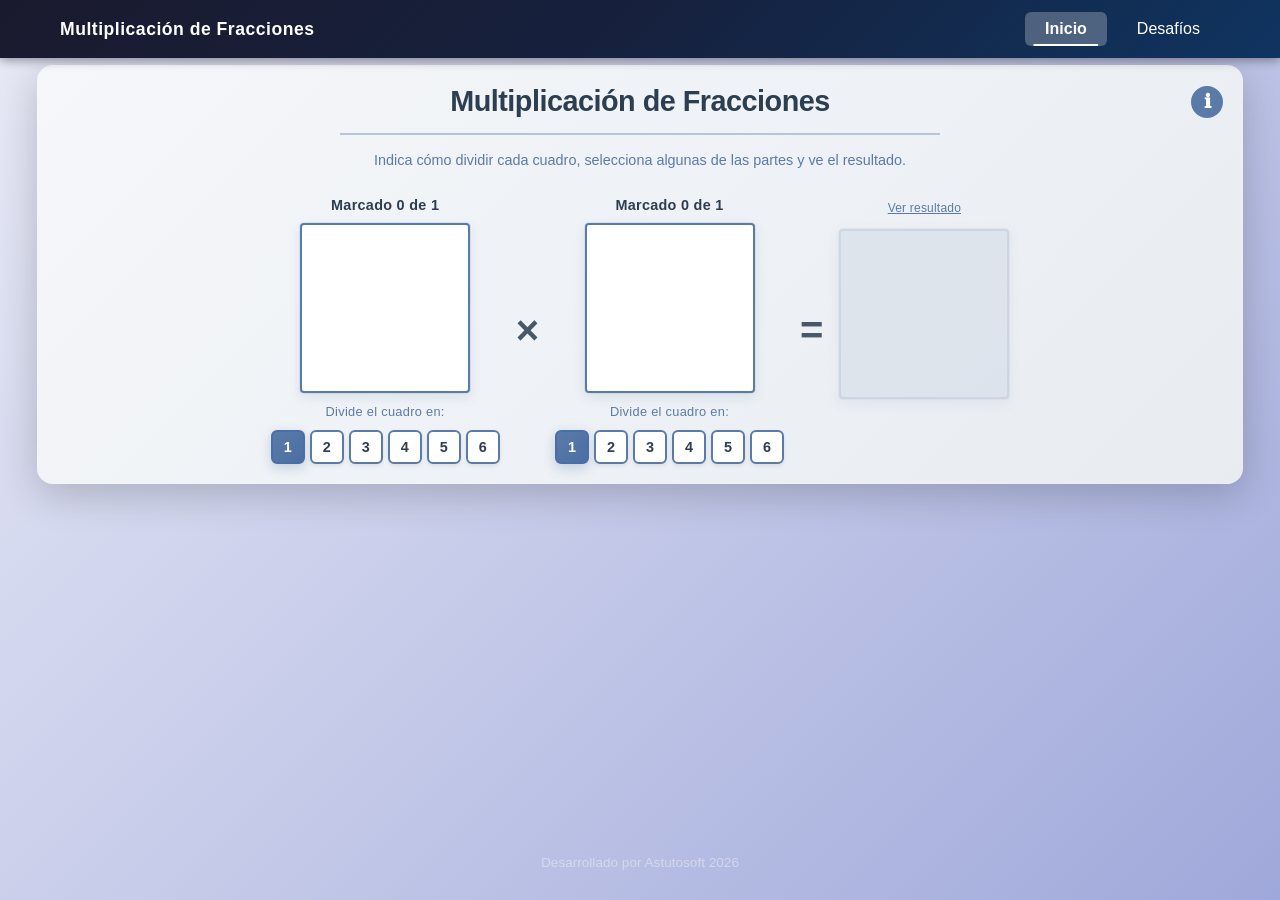
<file: index.html>
<!DOCTYPE html>
<html lang="es">
<head>
    <meta charset="UTF-8">
    <meta name="viewport" content="width=device-width, initial-scale=1.0">
    <meta name="description" content="Aprende a multiplicar fracciones de forma visual: divide cuadros en columnas y filas, selecciona las partes y observa el resultado de la multiplicación.">
    <title>Multiplicación de Fracciones</title>
    <link rel="stylesheet" href="style.css">
</head>
<body>
    <nav class="main-nav">
        <div class="nav-container">
            <div class="nav-title">Multiplicación de Fracciones</div>
            <div class="nav-links">
                <a href="index.html" class="nav-link active">Inicio</a>
                <a href="desafios.html" class="nav-link">Desafíos</a>
            </div>
        </div>
    </nav>
    <div class="container">
        <div class="header-section">
            <h1>Multiplicación de Fracciones</h1>
            <button id="infoBtn" class="info-icon" aria-label="Instrucciones">ℹ</button>
        </div>
        <hr class="title-divider">
        <p class="brief-instruction">Indica cómo dividir cada cuadro, selecciona algunas de las partes y ve el resultado.</p>
        
        <!-- Popup de instrucciones -->
        <div id="instructionsModal" class="modal">
            <div class="modal-content">
                <div class="modal-header">
                    <h2>Instrucciones</h2>
                    <button class="close-btn" id="closeModal">&times;</button>
                </div>
                <div class="modal-body">
                    <p>Para multiplicar fracciones de manera visual, sigue estos pasos:</p>
                    <ol>
                        <li><strong>Divide cada cuadrado en secciones:</strong> Usa los botones numéricos (1 al 6) para dividir el primer cuadrado en columnas y el segundo cuadrado en filas. Por ejemplo, si seleccionas "3", el cuadrado se dividirá en 3 partes iguales.</li>
                        <li><strong>Selecciona las secciones que usarás al multiplicar:</strong> Haz clic en las columnas del primer cuadrado y en las filas del segundo cuadrado para seleccionarlas. Las secciones seleccionadas se marcarán en color azul. Puedes hacer clic nuevamente para deseleccionarlas.</li>
                        <li><strong>Revisa el resultado:</strong> Haz clic en "Ver resultado" para observar cómo se combinan las secciones seleccionadas. El resultado muestra la intersección de las columnas y filas seleccionadas, representando visualmente el producto de las fracciones.</li>
                    </ol>
                </div>
            </div>
        </div>
        
        <div class="main-content">
            <table class="multiplication-table">
                <tr>
                    <!-- Primer cuadrado (columnas) -->
                    <td class="table-cell square-cell">
                        <div class="square-container">
                            <div id="selection1" class="selection-text">Marcado 0 de 1</div>
                            <div id="square1" class="square"></div>
                            <div class="info-text">Divide el cuadro en:</div>
                            <div class="buttons-container">
                                <button class="num-btn active" data-square="1" data-value="1">1</button>
                                <button class="num-btn" data-square="1" data-value="2">2</button>
                                <button class="num-btn" data-square="1" data-value="3">3</button>
                                <button class="num-btn" data-square="1" data-value="4">4</button>
                                <button class="num-btn" data-square="1" data-value="5">5</button>
                                <button class="num-btn" data-square="1" data-value="6">6</button>
                            </div>
                        </div>
                    </td>
                    
                    <!-- Signo de multiplicación -->
                    <td class="table-cell operator-cell">
                        <div class="operator">×</div>
                    </td>
                    
                    <!-- Segundo cuadrado (filas) -->
                    <td class="table-cell square-cell">
                        <div class="square-container">
                            <div id="selection2" class="selection-text">Marcado 0 de 1</div>
                            <div id="square2" class="square"></div>
                            <div class="info-text">Divide el cuadro en:</div>
                            <div class="buttons-container">
                                <button class="num-btn active" data-square="2" data-value="1">1</button>
                                <button class="num-btn" data-square="2" data-value="2">2</button>
                                <button class="num-btn" data-square="2" data-value="3">3</button>
                                <button class="num-btn" data-square="2" data-value="4">4</button>
                                <button class="num-btn" data-square="2" data-value="5">5</button>
                                <button class="num-btn" data-square="2" data-value="6">6</button>
                            </div>
                        </div>
                    </td>
                    
                    <!-- Signo igual -->
                    <td class="table-cell operator-cell">
                        <div class="operator">=</div>
                    </td>
                    
                    <!-- Resultado -->
                    <td class="table-cell result-cell">
                        <div class="result-container">
                            <button id="showResult" class="result-text-btn">Ver resultado</button>
                            <div id="resultSelection" class="selection-text hidden">Marcado 0 de 0</div>
                            <div id="resultSquare" class="square result-placeholder"></div>
                        </div>
                    </td>
                </tr>
            </table>
        </div>
    </div>
    
    <footer>
        <p>Desarrollado por Astutosoft 2026</p>
    </footer>
    
    <script src="script.js"></script>
</body>
</html>
</file>
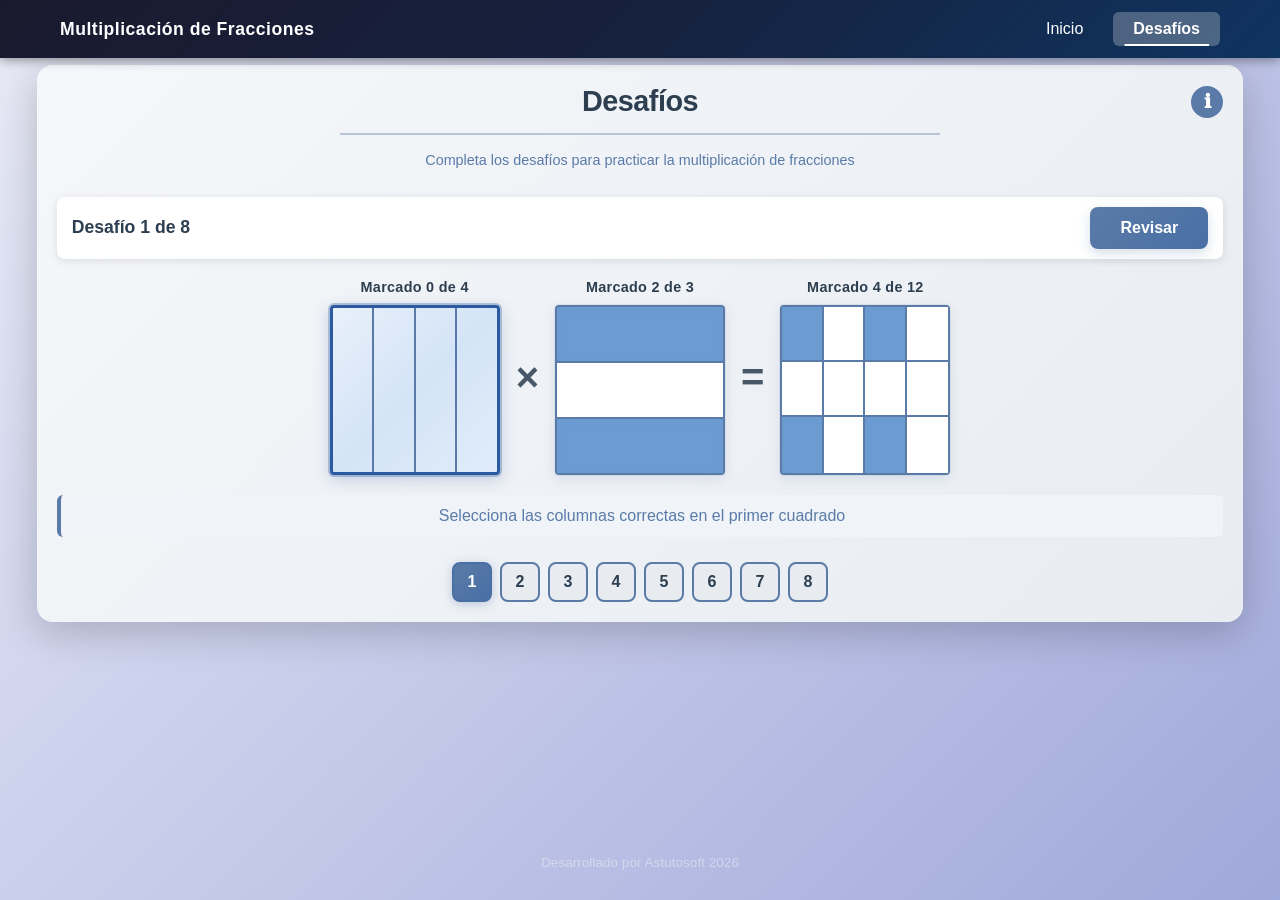
<file: desafios.html>
<!DOCTYPE html>
<html lang="es">
<head>
    <meta charset="UTF-8">
    <meta name="viewport" content="width=device-width, initial-scale=1.0">
    <meta name="description" content="Practica la multiplicación de fracciones con 8 desafíos: marca columnas, filas o el resultado según el reto y revisa si es correcto.">
    <title>Desafíos - Multiplicación de Fracciones</title>
    <link rel="stylesheet" href="style.css">
</head>
<body class="page-desafios">
    <nav class="main-nav">
        <div class="nav-container">
            <div class="nav-title">Multiplicación de Fracciones</div>
            <div class="nav-links">
                <a href="index.html" class="nav-link">Inicio</a>
                <a href="desafios.html" class="nav-link active">Desafíos</a>
            </div>
        </div>
    </nav>
    <div class="container">
        <div class="header-section">
            <h1>Desafíos</h1>
            <button id="infoBtnDesafios" class="info-icon" aria-label="Instrucciones">ℹ</button>
        </div>
        <hr class="title-divider">
        <p class="brief-instruction">Completa los desafíos para practicar la multiplicación de fracciones</p>
        
        <!-- Modal de instrucciones -->
        <div id="instructionsModalDesafios" class="modal">
            <div class="modal-content">
                <div class="modal-header">
                    <h2>¿Qué hay que hacer?</h2>
                    <button class="close-btn" id="closeModalDesafios">&times;</button>
                </div>
                <div class="modal-body">
                    <p>En cada desafío verás tres cuadros que representan una multiplicación de fracciones. Según el desafío, <strong>solo uno de los cuadros es editable</strong> (se marca con borde más visible y parpadea al inicio).</p>
                    <ol>
                        <li><strong>Si el cuadro editable es el primero o el segundo:</strong> Haz clic en las columnas (primer cuadrado) o en las filas (segundo cuadrado) para marcar las partes que corresponden a la fracción. El cuadro de resultado muestra la respuesta correcta; tú debes elegir las columnas o filas que coincidan con ese resultado.</li>
                        <li><strong>Si el cuadro editable es el resultado:</strong> Los dos primeros cuadros van fijos. Haz clic en las celdas del cuadro resultado para marcar la zona que representa el producto de las fracciones mostradas.</li>
                        <li><strong>Revisar:</strong> Cuando creas que está bien, pulsa el botón «Revisar». Si es correcto verás un mensaje en verde; si no, en rojo. Puedes cambiar la selección y volver a revisar. Usa «Anterior» y «Siguiente» para cambiar de desafío.</li>
                    </ol>
                </div>
            </div>
        </div>
        
        <div class="challenge-info">
            <div class="challenge-counter">Desafío <span id="currentChallenge">1</span> de <span id="totalChallenges">8</span></div>
            <div class="challenge-feedback-wrap">
                <div class="challenge-feedback" id="challengeFeedback"></div>
                <button id="nextAfterCorrect" class="next-after-correct-btn" style="display: none;">Siguiente desafío →</button>
            </div>
            <button id="checkAnswer" class="check-btn">Revisar</button>
        </div>
        
        <div class="challenge-content">
            <div class="main-content">
                <table class="multiplication-table">
                    <tr>
                        <!-- Primer cuadrado (columnas) -->
                        <td class="table-cell square-cell">
                            <div class="square-container">
                                <div id="challengeSelection1" class="selection-text">Marcado 0 de 1</div>
                                <div id="challengeSquare1" class="square"></div>
                            </div>
                        </td>
                        
                        <!-- Signo de multiplicación -->
                        <td class="table-cell operator-cell">
                            <div class="operator">×</div>
                        </td>
                        
                        <!-- Segundo cuadrado (filas) -->
                        <td class="table-cell square-cell">
                            <div class="square-container">
                                <div id="challengeSelection2" class="selection-text">Marcado 0 de 1</div>
                                <div id="challengeSquare2" class="square"></div>
                            </div>
                        </td>
                        
                        <!-- Signo igual -->
                        <td class="table-cell operator-cell">
                            <div class="operator">=</div>
                        </td>
                        
                        <!-- Tercer cuadro: resultado (siempre visible) -->
                        <td class="table-cell result-cell">
                            <div class="challenge-result-wrapper">
                                <div id="challengeResultSelection" class="selection-text">Marcado 0 de 0</div>
                                <div id="challengeResultSquare" class="challenge-result-grid"></div>
                            </div>
                        </td>
                    </tr>
                </table>
            </div>
            
            <div class="challenge-instruction" id="challengeInstruction"></div>
            
            <div class="challenge-actions">
                <div id="challengeNavNumbers" class="challenge-nav-numbers"></div>
            </div>
        </div>
    </div>
    
    <footer>
        <p>Desarrollado por Astutosoft 2026</p>
    </footer>
    
    <script src="desafios.js"></script>
</body>
</html>
</file>
<file: style.css>
* {
    margin: 0;
    padding: 0;
    box-sizing: border-box;
}

body {
    font-family: -apple-system, BlinkMacSystemFont, 'Segoe UI', 'Roboto', 'Oxygen', 'Ubuntu', 'Cantarell', sans-serif;
    background: linear-gradient(135deg, #e8eaf6 0%, #c5cae9 50%, #9fa8da 100%);
    min-height: 100vh;
    display: flex;
    flex-direction: column;
    justify-content: flex-start;
    align-items: center;
    padding: 5px;
    position: relative;
    overflow-y: auto;
}

/* Navegación */
.main-nav {
    position: fixed;
    top: 0;
    left: 0;
    right: 0;
    background: linear-gradient(135deg, #1a1a2e 0%, #16213e 50%, #0f3460 100%);
    box-shadow: 0 2px 10px rgba(0, 0, 0, 0.4);
    z-index: 100;
    padding: 12px 0;
}

.nav-container {
    max-width: 1200px;
    margin: 0 auto;
    display: flex;
    justify-content: space-between;
    align-items: center;
    gap: 20px;
    padding: 0 20px;
}

.nav-title {
    color: white;
    font-size: 1.1em;
    font-weight: 600;
    letter-spacing: 0.5px;
}

.nav-links {
    display: flex;
    gap: 10px;
}

.nav-link {
    color: white;
    text-decoration: none;
    font-weight: 500;
    font-size: 1em;
    padding: 8px 20px;
    border-radius: 6px;
    transition: all 0.3s ease;
    position: relative;
}

.nav-link:hover {
    background-color: rgba(255, 255, 255, 0.15);
    transform: translateY(-2px);
}

.nav-link.active {
    background-color: rgba(255, 255, 255, 0.25);
    font-weight: 600;
}

.nav-link.active::after {
    content: '';
    position: absolute;
    bottom: 0;
    left: 50%;
    transform: translateX(-50%);
    width: 80%;
    height: 2px;
    background-color: white;
    border-radius: 2px;
}

.container {
    background: linear-gradient(135deg, #f5f7fa 0%, #e8ecf1 100%);
    border-radius: 16px;
    padding: 20px;
    box-shadow: 0 10px 40px rgba(0, 0, 0, 0.2), 0 0 0 1px rgba(255, 255, 255, 0.1) inset;
    max-width: 95%;
    width: 100%;
    margin-top: 60px;
    margin-bottom: 20px;
}

/* Estilos para página de desafíos */
.challenge-info {
    display: flex;
    justify-content: space-between;
    align-items: center;
    gap: 15px;
    margin-bottom: 20px;
    padding: 10px 15px;
    background-color: white;
    border-radius: 8px;
    box-shadow: 0 2px 8px rgba(0, 0, 0, 0.1);
}

.challenge-info .check-btn {
    margin-left: auto;
}

.challenge-feedback-wrap {
    display: flex;
    align-items: center;
    gap: 10px;
    flex-wrap: wrap;
}

.next-after-correct-btn {
    display: inline-flex;
    align-items: center;
    padding: 8px 16px;
    font-size: 0.9em;
    font-weight: 600;
    color: white;
    background: linear-gradient(135deg, #4caf50 0%, #43a047 100%);
    border: none;
    border-radius: 8px;
    cursor: pointer;
    transition: all 0.25s ease;
    box-shadow: 0 2px 8px rgba(76, 175, 80, 0.35);
}

.next-after-correct-btn:hover {
    background: linear-gradient(135deg, #43a047 0%, #388e3c 100%);
    transform: translateY(-1px);
    box-shadow: 0 4px 12px rgba(76, 175, 80, 0.4);
}

.challenge-counter {
    font-size: 1.1em;
    font-weight: 600;
    color: #2c3e50;
}

.challenge-feedback {
    font-size: 0.95em;
    font-weight: 500;
    padding: 8px 15px;
    border-radius: 6px;
    transition: all 0.3s ease;
}

.challenge-feedback.correct {
    background-color: #4caf50;
    color: white;
}

.challenge-feedback.incorrect {
    background-color: #f44336;
    color: white;
}

.challenge-content {
    margin-top: 20px;
}

.challenge-instruction {
    text-align: center;
    font-size: 1em;
    font-weight: 500;
    color: #5a7ba8;
    margin: 20px 0;
    padding: 12px;
    background-color: #f0f4f8;
    border-radius: 6px;
    border-left: 4px solid #5a7ba8;
}

.challenge-actions {
    display: flex;
    flex-direction: column;
    align-items: center;
    gap: 15px;
    margin-top: 25px;
}

.check-btn {
    padding: 12px 30px;
    font-size: 1em;
    background: linear-gradient(135deg, #5a7ba8 0%, #4a6fa5 100%);
    color: white;
    border: none;
    border-radius: 8px;
    cursor: pointer;
    font-weight: 600;
    transition: all 0.3s ease;
    box-shadow: 0 4px 12px rgba(90, 123, 168, 0.25);
}

.check-btn:hover {
    background: linear-gradient(135deg, #4a6fa5 0%, #3d5f8f 100%);
    transform: translateY(-2px);
    box-shadow: 0 6px 16px rgba(90, 123, 168, 0.35);
}

.check-btn:active {
    transform: translateY(0);
}

.challenge-nav-numbers {
    display: flex;
    flex-wrap: wrap;
    justify-content: center;
    gap: 8px;
}

.challenge-nav-num-btn {
    width: 40px;
    height: 40px;
    padding: 0;
    font-size: 1em;
    font-weight: 600;
    color: #2c3e50;
    background-color: #e8ecf1;
    border: 2px solid #5a7ba8;
    border-radius: 8px;
    cursor: pointer;
    transition: all 0.25s ease;
}

.challenge-nav-num-btn:hover {
    background-color: #d0d8e4;
    transform: translateY(-2px);
    box-shadow: 0 2px 8px rgba(90, 123, 168, 0.25);
}

.challenge-nav-num-btn.active {
    background: linear-gradient(135deg, #5a7ba8 0%, #4a6fa5 100%);
    color: white;
    border-color: #4a6fa5;
    box-shadow: 0 2px 10px rgba(90, 123, 168, 0.35);
}

/* En desafíos: dos cuadros fijos y uno editable. Solo el editable se puede clicar. */
.challenge-square-fixed {
    pointer-events: none;
    cursor: default;
}

.challenge-square-editable {
    cursor: pointer;
}

/* Editable square stands out so the user knows which one to interact with */
.page-desafios .challenge-content .square.challenge-square-editable {
    border: 3px solid #2c5aa0;
    box-shadow: 0 0 0 2px rgba(44, 90, 160, 0.3), 0 4px 16px rgba(44, 90, 160, 0.25);
    background: linear-gradient(135deg, #e8f0fa 0%, #d4e4f7 50%, #e0ecf9 100%);
}
.page-desafios .challenge-content .square.challenge-square-editable:hover {
    box-shadow: 0 0 0 2px rgba(44, 90, 160, 0.4), 0 6px 20px rgba(44, 90, 160, 0.3);
}

/* Blink 5 times when challenge loads so user spots the editable frame */
@keyframes challenge-frame-blink {
    0%, 9%, 19%, 29%, 39%, 49%, 59%, 69%, 79%, 89%, 100% {
        opacity: 1;
        box-shadow: 0 0 0 2px rgba(44, 90, 160, 0.3), 0 4px 16px rgba(44, 90, 160, 0.25);
    }
    4%, 14%, 24%, 34%, 44%, 54%, 64%, 74%, 84%, 94% {
        opacity: 0.65;
        box-shadow: 0 0 0 4px rgba(44, 90, 160, 0.6), 0 4px 20px rgba(44, 90, 160, 0.45);
    }
}

.page-desafios .challenge-content .square.challenge-square-editable.challenge-frame-blink {
    animation: challenge-frame-blink 2s ease-in-out 1;
}

/* Estilos para celdas en desafíos */
.square.grid .cell.correct-answer {
    background-color: #6b9bd1;
    border: 2px solid #5a7ba8;
}

.square.grid .cell.user-selected {
    background-color: #ffb74d;
    border: 2px solid #ffa726;
    box-shadow: inset 0 0 8px rgba(255, 183, 77, 0.4);
}

.square.grid .cell.user-selected.correct-answer {
    background-color: #6b9bd1;
    border: 2px solid #5a7ba8;
}

.header-section {
    position: relative;
    display: flex;
    justify-content: center;
    align-items: center;
    margin-bottom: 15px;
}

h1 {
    text-align: center;
    color: #2c3e50;
    margin: 0;
    font-size: 1.8em;
    font-weight: 600;
    letter-spacing: -0.5px;
}

.info-icon {
    position: absolute;
    right: 0;
    top: 50%;
    transform: translateY(-50%);
    width: 32px;
    height: 32px;
    border-radius: 50%;
    background-color: #5a7ba8;
    color: white;
    border: 2px solid #5a7ba8;
    font-size: 1.2em;
    font-weight: bold;
    cursor: pointer;
    display: flex;
    align-items: center;
    justify-content: center;
    transition: all 0.3s ease;
    line-height: 1;
}

.info-icon:hover {
    background-color: #4a6fa5;
    border-color: #4a6fa5;
    transform: translateY(-50%) scale(1.1);
    box-shadow: 0 4px 8px rgba(90, 123, 168, 0.3);
}

.info-icon:active {
    transform: translateY(-50%) scale(0.95);
}

.title-divider {
    border: none;
    border-top: 2px solid #b8c5d6;
    margin: 0 auto 15px auto;
    width: 80%;
    max-width: 600px;
}

.brief-instruction {
    text-align: center;
    color: #5a7ba8;
    font-size: 0.9em;
    font-weight: 500;
    margin: 0 auto 25px auto;
    max-width: 700px;
    line-height: 1.5;
    padding: 0 20px;
}

/* Modal/Popup */
.modal {
    display: none;
    position: fixed;
    z-index: 1000;
    left: 0;
    top: 0;
    width: 100%;
    height: 100%;
    background-color: rgba(0, 0, 0, 0.5);
    backdrop-filter: blur(4px);
    animation: fadeIn 0.3s ease;
}

.modal.show {
    display: flex;
    align-items: center;
    justify-content: center;
}

.modal-content {
    background-color: white;
    border-radius: 12px;
    box-shadow: 0 10px 40px rgba(0, 0, 0, 0.3);
    max-width: 600px;
    width: 90%;
    max-height: 80vh;
    overflow-y: auto;
    animation: slideDown 0.3s ease;
}

.modal-header {
    display: flex;
    justify-content: space-between;
    align-items: center;
    padding: 20px 25px;
    border-bottom: 2px solid #e8ecf1;
    background: linear-gradient(135deg, #5a7ba8 0%, #4a6fa5 100%);
    border-radius: 12px 12px 0 0;
}

.modal-header h2 {
    margin: 0;
    color: white;
    font-size: 1.5em;
    font-weight: 600;
}

.close-btn {
    background: none;
    border: none;
    color: white;
    font-size: 2em;
    font-weight: bold;
    cursor: pointer;
    line-height: 1;
    padding: 0;
    width: 32px;
    height: 32px;
    display: flex;
    align-items: center;
    justify-content: center;
    border-radius: 50%;
    transition: all 0.2s ease;
}

.close-btn:hover {
    background-color: rgba(255, 255, 255, 0.2);
    transform: rotate(90deg);
}

.modal-body {
    padding: 25px;
    color: #2c3e50;
}

.modal-body p {
    font-size: 1em;
    margin-bottom: 15px;
    font-weight: 500;
    line-height: 1.6;
}

.modal-body ol {
    font-size: 0.95em;
    line-height: 1.8;
    padding-left: 25px;
}

.modal-body li {
    margin-bottom: 12px;
}

.modal-body li strong {
    color: #5a7ba8;
    font-weight: 600;
}

@keyframes fadeIn {
    from {
        opacity: 0;
    }
    to {
        opacity: 1;
    }
}

@keyframes slideDown {
    from {
        transform: translateY(-50px);
        opacity: 0;
    }
    to {
        transform: translateY(0);
        opacity: 1;
    }
}

.main-content {
    display: flex;
    justify-content: center;
    width: 100%;
}

.multiplication-table {
    border-collapse: collapse;
    margin: 0 auto;
    width: auto;
}

.table-cell {
    vertical-align: middle;
    padding: 0 8px;
}

.square-cell {
    vertical-align: top;
}

.operator-cell {
    vertical-align: middle;
    text-align: center;
}

.result-cell {
    vertical-align: top;
}

.square-container {
    display: flex;
    flex-direction: column;
    align-items: center;
    gap: 6px;
}

.selection-text {
    font-size: 0.9em;
    color: #2c3e50;
    font-weight: 600;
    text-align: center;
    margin-bottom: 4px;
    letter-spacing: 0.3px;
}

.square {
    width: 170px;
    height: 170px;
    border: 2.5px solid #5a7ba8;
    background-color: #ffffff;
    position: relative;
    display: flex;
    cursor: pointer;
    box-shadow: 0 4px 12px rgba(90, 123, 168, 0.15), 0 0 0 1px rgba(90, 123, 168, 0.1);
    border-radius: 4px;
    transition: box-shadow 0.3s ease;
}

.square:hover {
    box-shadow: 0 6px 16px rgba(90, 123, 168, 0.2), 0 0 0 1px rgba(90, 123, 168, 0.15);
}

.square.hidden {
    display: none;
}

/* Columnas para el primer cuadrado */
.square.columns {
    flex-direction: row;
}

.square.columns .column {
    flex: 1;
    border-right: 2px solid #5a7ba8;
    display: flex;
    flex-direction: column;
    cursor: pointer;
    transition: all 0.25s ease;
}

.square.columns .column:last-child {
    border-right: none;
}

.square.columns .column.selected {
    background-color: #6b9bd1;
    box-shadow: inset 0 0 10px rgba(107, 155, 209, 0.3);
}

/* Filas para el segundo cuadrado */
.square.rows {
    flex-direction: column;
}

.square.rows .row {
    flex: 1;
    border-bottom: 2px solid #5a7ba8;
    display: flex;
    flex-direction: row;
    cursor: pointer;
    transition: all 0.25s ease;
}

.square.rows .row:last-child {
    border-bottom: none;
}

.square.rows .row.selected {
    background-color: #6b9bd1;
    box-shadow: inset 0 0 10px rgba(107, 155, 209, 0.3);
}

/* Cuadrado resultado (grid) */
.square.grid {
    display: grid;
    grid-template-columns: repeat(var(--cols), 1fr);
    grid-template-rows: repeat(var(--rows), 1fr);
    gap: 2px;
    background-color: #5a7ba8;
    padding: 2px;
    border-radius: 4px;
}

.square.grid .cell {
    background-color: #ffffff;
    cursor: pointer;
    transition: all 0.25s ease;
    border-radius: 2px;
}

.square.grid .cell.selected {
    background-color: #6b9bd1;
    box-shadow: inset 0 0 8px rgba(107, 155, 209, 0.4);
}

.buttons-container {
    display: flex;
    gap: 5px;
    flex-wrap: wrap;
    justify-content: center;
}

.num-btn {
    width: 34px;
    height: 34px;
    border: 2px solid #5a7ba8;
    background-color: #ffffff;
    color: #2c3e50;
    font-size: 0.9em;
    font-weight: 600;
    cursor: pointer;
    border-radius: 6px;
    transition: all 0.25s ease;
    box-shadow: 0 2px 4px rgba(0, 0, 0, 0.08);
}

.num-btn:hover {
    background-color: #f0f4f8;
    transform: translateY(-2px);
    box-shadow: 0 4px 8px rgba(0, 0, 0, 0.12);
}

.num-btn.active {
    background: linear-gradient(135deg, #5a7ba8 0%, #4a6fa5 100%);
    color: white;
    border-color: #4a6fa5;
    box-shadow: 0 4px 12px rgba(90, 123, 168, 0.3);
}

.operator {
    font-size: 2.5em;
    color: #2c3e50;
    font-weight: 600;
    margin: 0;
    opacity: 0.85;
    line-height: 1;
}

.info-text {
    font-size: 0.8em;
    color: #5a7ba8;
    font-weight: 500;
    text-align: center;
    margin: 5px 0;
    white-space: nowrap;
    letter-spacing: 0.3px;
}

.result-container {
    display: flex;
    flex-direction: column;
    align-items: center;
    gap: 6px;
    position: relative;
}

.result-text-btn {
    font-size: 0.75em;
    color: #5a7ba8;
    background: none;
    border: none;
    cursor: pointer;
    font-weight: 500;
    padding: 4px 8px;
    margin-bottom: 4px;
    text-decoration: underline;
    transition: all 0.2s ease;
    letter-spacing: 0.2px;
}

.result-text-btn:hover {
    color: #4a6fa5;
    text-decoration: none;
}

.result-text-btn:active {
    opacity: 0.7;
}

.result-placeholder {
    background-color: #d4dde8 !important;
    border: 2.5px solid #b8c5d6 !important;
    cursor: not-allowed;
    opacity: 0.6;
    width: 170px !important;
    height: 170px !important;
    min-height: 170px !important;
}

.result-container.showing-result {
    align-items: center;
}

.result-container.showing-result .result-text-btn {
    display: none !important;
}

.result-container.showing-result .result-placeholder {
    display: none !important;
}

.result-container.showing-result .square.grid {
    display: grid !important;
    margin-top: 0;
}

.result-container:not(.showing-result) .square.grid {
    display: none !important;
}

/* ========== Página Desafíos: CSS propio para cuadros, celdas y selecciones (mismo color, reglas distintas a Inicio) ========== */
.page-desafios .challenge-content .square {
    width: 170px;
    height: 170px;
    border: 2.5px solid #5a7ba8;
    background-color: #ffffff;
    position: relative;
    display: flex;
    cursor: pointer;
    box-shadow: 0 4px 12px rgba(90, 123, 168, 0.15), 0 0 0 1px rgba(90, 123, 168, 0.1);
    border-radius: 4px;
    transition: box-shadow 0.3s ease;
}

.page-desafios .challenge-content .square:hover {
    box-shadow: 0 6px 16px rgba(90, 123, 168, 0.2), 0 0 0 1px rgba(90, 123, 168, 0.15);
}

.page-desafios .challenge-content .square.columns .column {
    flex: 1;
    border-right: 2px solid #5a7ba8;
    display: flex;
    flex-direction: column;
    cursor: pointer;
    transition: all 0.25s ease;
}

.page-desafios .challenge-content .square.columns .column:last-child {
    border-right: none;
}

.page-desafios .challenge-content .square.columns .column.selected {
    background-color: #6b9bd1;
    box-shadow: inset 0 0 10px rgba(107, 155, 209, 0.3);
}

.page-desafios .challenge-content .square.rows .row {
    flex: 1;
    border-bottom: 2px solid #5a7ba8;
    display: flex;
    flex-direction: row;
    cursor: pointer;
    transition: all 0.25s ease;
}

.page-desafios .challenge-content .square.rows .row:last-child {
    border-bottom: none;
}

.page-desafios .challenge-content .square.rows .row.selected {
    background-color: #6b9bd1;
    box-shadow: inset 0 0 10px rgba(107, 155, 209, 0.3);
}

/* Cuadro de resultado en desafíos: mismo aspecto que los otros dos cuadros */
.challenge-result-wrapper {
    display: flex;
    flex-direction: column;
    align-items: center;
    gap: 6px;
}

.challenge-result-grid {
    width: 170px;
    height: 170px;
    display: grid;
    grid-template-columns: repeat(var(--cols), 1fr);
    grid-template-rows: repeat(var(--rows), 1fr);
    border: 2.5px solid #5a7ba8;
    background-color: #ffffff;
    border-radius: 4px;
    box-shadow: 0 4px 12px rgba(90, 123, 168, 0.15), 0 0 0 1px rgba(90, 123, 168, 0.1);
    pointer-events: none;
}

.challenge-result-cell {
    background-color: #ffffff;
    border-right: 2px solid #5a7ba8;
    border-bottom: 2px solid #5a7ba8;
}

.challenge-result-cell.cell-last-col {
    border-right: none;
}

.challenge-result-cell.cell-last-row {
    border-bottom: none;
}

.challenge-result-cell.challenge-result-cell-marked {
    background-color: #6b9bd1;
}

/* Cuando el cuadro resultado es editable (desafío type 'result') */
.challenge-result-wrapper.challenge-result-editable .challenge-result-grid {
    border: 3px solid #2c5aa0;
    box-shadow: 0 0 0 2px rgba(44, 90, 160, 0.3), 0 4px 16px rgba(44, 90, 160, 0.25);
    background: linear-gradient(135deg, #e8f0fa 0%, #d4e4f7 50%, #e0ecf9 100%);
    cursor: pointer;
}

.challenge-result-wrapper.challenge-result-editable .challenge-result-grid:hover {
    box-shadow: 0 0 0 2px rgba(44, 90, 160, 0.4), 0 6px 20px rgba(44, 90, 160, 0.3);
}

.page-desafios .challenge-result-grid.challenge-frame-blink {
    animation: challenge-frame-blink 2s ease-in-out 1;
}

.page-desafios .challenge-content .square.challenge-square-fixed {
    pointer-events: none;
    cursor: default;
}

.result-container:not(.showing-result) .result-placeholder {
    display: flex !important;
}

.result-container.showing-result #resultSelection {
    display: block !important;
}

#resultSquare.hidden {
    display: none !important;
}

#resultSelection.hidden {
    display: none !important;
}

footer {
    text-align: center;
    position: absolute;
    bottom: 20px;
    left: 0;
    right: 0;
    width: 100%;
    padding: 10px 0;
}

footer p {
    color: rgba(255, 255, 255, 0.4);
    font-size: 0.85em;
    font-weight: 400;
}

@media (max-width: 1000px) {
    .multiplication-table {
        display: block;
    }
    
    .multiplication-table tr {
        display: flex;
        flex-direction: column;
        align-items: center;
    }
    
    .table-cell {
        display: block;
        padding: 10px 0;
    }
    
    .operator {
        transform: rotate(90deg);
        margin: 10px 0;
    }
    
    .info-text {
        margin: 6px 0;
    }
    
    .result-text-btn {
        margin-bottom: 6px;
    }
    
    .square {
        width: 160px;
        height: 160px;
    }
    
    h1 {
        font-size: 1.5em;
    }
    
    .container {
        max-width: 100%;
        padding: 20px;
    }
    
    .challenge-result-grid {
        width: 160px !important;
        height: 160px !important;
    }
    
    .page-desafios .challenge-content .square {
        width: 160px !important;
        height: 160px !important;
    }
}

@media (max-width: 600px) {
    .challenge-info {
        flex-wrap: wrap;
        gap: 10px;
        padding: 10px 12px;
    }
    
    .challenge-counter {
        font-size: 0.95em;
        width: 100%;
        text-align: center;
    }
    
    .challenge-feedback-wrap {
        width: 100%;
        order: 3;
        justify-content: center;
    }
    
    .challenge-feedback {
        font-size: 0.9em;
        padding: 6px 12px;
        text-align: center;
    }
    
    .challenge-info .check-btn {
        margin-left: 0;
        width: 100%;
        order: 2;
    }
    
    .square,
    .challenge-result-grid {
        width: 140px !important;
        height: 140px !important;
    }
    
    .page-desafios .challenge-content .square {
        width: 140px !important;
        height: 140px !important;
    }
    
    .selection-text {
        font-size: 0.85em;
    }
}
</file>
